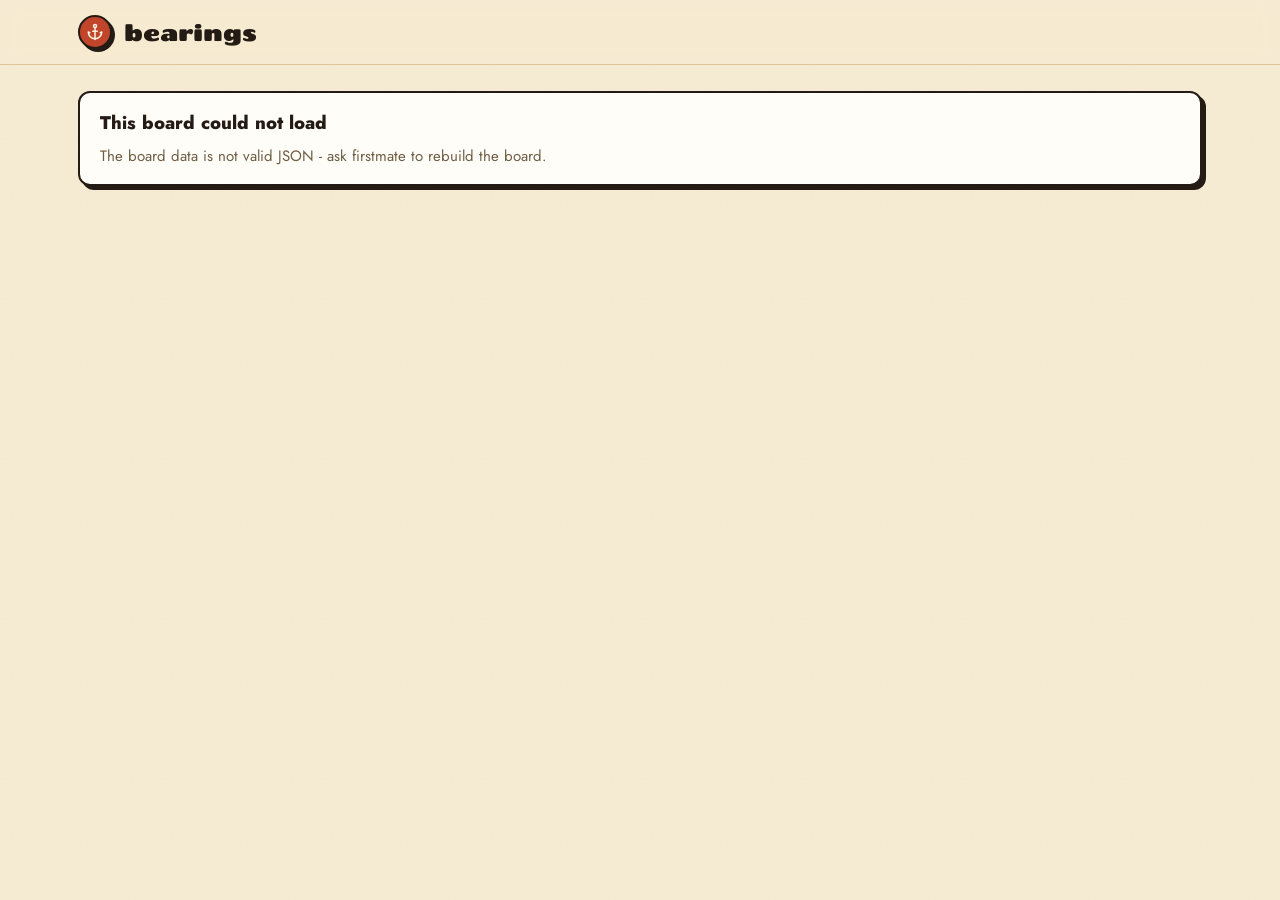
<file: .agents/skills/bearings/assets/board-template.html>
<!doctype html>
<html lang="en">
<head>
<meta charset="utf-8" />
<meta name="viewport" content="width=device-width, initial-scale=1" />
<title>Bearings - fleet board</title>
<style>
/* ============================================================
   Bearings board - Firstmate Design System, inlined for portability.
   Tokens copied verbatim from myfirstmate priv/static/assets/app.css
   (the compiled adoption of .agents/skills/firstmate-design).
   ============================================================ */
@import url("https://fonts.googleapis.com/css2?family=Chango&family=Jost:wght@400;500;600;700;800;900&family=JetBrains+Mono:wght@400;500;600;700&display=swap");

:root {
  --rust-700: #8f2f17; --rust-600: #a93a1f; --rust-500: #c0452a;
  --rust-400: #d35f3f; --rust-300: #e08365; --rust-100: #f4d8c9; --rust-050: #fbece3;
  --navy-700: #1a2238; --navy-600: #222c49; --navy-500: #2a3656;
  --navy-300: #6c7796; --navy-100: #d9deea;
  --gold-600: #b5791c; --gold-500: #e0a52e; --gold-300: #f0d38c; --gold-100: #f8ecc9;
  --ocean-600: #2f6688; --ocean-500: #3c7ea6; --ocean-200: #b6d4e2; --ocean-050: #e8f1f5;
  --sea-700: #234e3a; --sea-500: #2f6b4f; --sea-200: #b9d4c5; --sea-050: #e9f2ec;
  --paper-000: #fbf4e2; --paper-100: #f6ecd3; --paper-200: #f0e3c4; --paper-300: #e7d6ae;
  --cream-line: #ddc89c;
  --ink-900: #241c14; --ink-700: #3f3224; --ink-500: #6f5e46; --ink-300: #9c8a6c;
  --white: #fffdf7;
  --bg-page: var(--paper-100);
  --surface-card: var(--white);
  --surface-card-warm: var(--paper-000);
  --text-strong: var(--ink-900); --text-body: var(--ink-700);
  --text-muted: var(--ink-500); --text-faint: var(--ink-300);
  --border-default: var(--cream-line); --border-soft: var(--paper-300);
  --status-online: var(--sea-500); --status-online-soft: var(--sea-050);
  --status-warn: var(--gold-600); --status-warn-soft: var(--gold-100);
  --status-danger: var(--rust-600); --status-danger-soft: var(--rust-050);
  --status-info: var(--ocean-500); --status-info-soft: var(--ocean-050);
  --font-display: "Chango", "Cooper Black", Rockwell, Georgia, serif;
  --font-sans: "Jost", ui-sans-serif, system-ui, -apple-system, "Segoe UI", Roboto, Helvetica, Arial, sans-serif;
  --font-mono: "JetBrains Mono", ui-monospace, "SF Mono", Menlo, Consolas, monospace;
  --fs-h3: 1.4rem; --fs-h4: 1.15rem; --fs-base: 1rem; --fs-sm: 0.9375rem;
  --fs-xs: 0.8125rem; --fs-2xs: 0.6875rem;
  --ls-caps: 0.16em;
  --radius-xs: 6px; --radius-sm: 9px; --radius-md: 12px; --radius-banner: 7px;
  --radius-lg: 18px; --radius-pill: 999px;
  --shadow-sm: 0 1px 2px rgba(36, 28, 20, 0.06), 0 4px 10px rgba(36, 28, 20, 0.06);
  --shadow-hard: 4px 4px 0 var(--ink-900);
  --shadow-hard-sm: 3px 3px 0 var(--ink-900);
  --texture-paper: url("data:image/svg+xml,%3Csvg xmlns='http://www.w3.org/2000/svg' width='160' height='160'%3E%3Cfilter id='n'%3E%3CfeTurbulence type='fractalNoise' baseFrequency='0.85' numOctaves='2' stitchTiles='stitch'/%3E%3CfeColorMatrix type='saturate' values='0'/%3E%3C/filter%3E%3Crect width='100%25' height='100%25' filter='url(%23n)' opacity='0.045'/%3E%3C/svg%3E");
  --focus-ring: 0 0 0 3px var(--gold-300);
  --container-app: 1180px;
}

* { box-sizing: border-box; }
html, body { margin: 0; padding: 0; }
body {
  font-family: var(--font-sans);
  color: var(--text-body);
  background: var(--bg-page);
  background-image: var(--texture-paper);
  line-height: 1.55;
  -webkit-font-smoothing: antialiased;
}
a { color: inherit; text-decoration: none; }

/* ---- fm-badge (enamel sign-pin), verbatim contract ---- */
.fm-badge {
  display: inline-flex; align-items: center; gap: 6px;
  font-size: var(--fs-2xs); font-weight: 800; line-height: 1;
  padding: 5px 9px 4px; text-transform: uppercase; letter-spacing: 0.07em;
  border-radius: var(--radius-xs); border: 1.5px solid var(--ink-900);
  box-shadow: 2px 2px 0 var(--ink-900); white-space: nowrap;
}
.fm-badge--online  { background: var(--sea-500);  color: var(--paper-000); }
.fm-badge--warn    { background: var(--gold-500); color: var(--navy-700); }
.fm-badge--danger  { background: var(--rust-600); color: var(--paper-000); }
.fm-badge--info    { background: var(--ocean-500); color: var(--paper-000); }
.fm-badge--neutral { background: var(--paper-000); color: var(--ink-900); }
.fm-badge--solid   { background: var(--rust-500); color: var(--paper-000); }

/* ---- fm-btn ---- */
.fm-btn {
  display: inline-flex; align-items: center; justify-content: center; gap: 8px;
  font-family: var(--font-sans); font-weight: 800; line-height: 1; white-space: nowrap;
  border: 2px solid transparent; border-radius: var(--radius-banner); cursor: pointer;
  text-decoration: none; transition: background 120ms, border-color 120ms, transform 120ms, box-shadow 120ms;
}
.fm-btn:focus-visible { outline: none; box-shadow: var(--focus-ring); }
.fm-btn:active { transform: translateY(1px); }
.fm-btn--sm { font-size: var(--fs-xs); padding: 8px 16px; }
.fm-btn--primary { background: var(--rust-500); color: var(--white); border-color: var(--ink-900); box-shadow: var(--shadow-hard-sm); }
.fm-btn--primary:hover { background: var(--rust-600); }
.fm-btn--gold { background: var(--gold-500); color: var(--navy-700); border-color: var(--ink-900); box-shadow: var(--shadow-hard-sm); }
.fm-btn--gold:hover { background: var(--gold-600); color: var(--white); }
.fm-btn[disabled] { opacity: 0.5; cursor: not-allowed; }

/* ---- fm-card ---- */
.fm-card {
  background: var(--surface-card); border: 1px solid var(--border-default);
  border-radius: var(--radius-lg); box-shadow: var(--shadow-sm); overflow: hidden;
}
.fm-card--poster { border: 2px solid var(--ink-900); box-shadow: var(--shadow-hard); border-radius: var(--radius-md); }
.fm-card--warm { background: var(--surface-card-warm); }

/* ---- fm-sign (eyebrow section label) ---- */
.fm-sign {
  display: inline-flex; align-items: center; gap: 8px; font-weight: 800;
  text-transform: uppercase; letter-spacing: var(--ls-caps); font-size: var(--fs-xs);
  line-height: 1; white-space: nowrap;
}
.fm-sign--eyebrow { color: var(--rust-500); }
.fm-sign--muted { color: var(--ink-500); }
.fm-sign svg { width: 14px; height: 14px; }
.fm-ico { width: 1.15em; height: 1.15em; flex: none; vertical-align: -0.18em; }

/* ============================================================
   Board chrome (bb-*) - built on the same tokens
   ============================================================ */
.bb-nav {
  position: sticky; top: 0; z-index: 20;
  background: color-mix(in srgb, var(--paper-100) 86%, transparent);
  backdrop-filter: saturate(150%) blur(10px);
  border-bottom: 1px solid var(--border-default);
}
.bb-nav__inner {
  max-width: var(--container-app); margin: 0 auto; padding: 0 28px; height: 64px;
  display: flex; align-items: center; justify-content: space-between; gap: 16px;
}
.bb-brand { display: inline-flex; align-items: center; gap: 12px; }
.bb-brand__disc {
  display: grid; place-items: center; width: 34px; height: 34px; flex: none;
  border-radius: 999px; background: var(--rust-500); color: var(--paper-000);
  border: 2px solid var(--ink-900); box-shadow: var(--shadow-hard-sm);
}
.bb-brand__disc svg { width: 60%; height: 60%; }
.bb-brand__wm { font-family: var(--font-display); font-size: 23px; color: var(--text-strong); line-height: 1; }
.bb-meta-mono { font-family: var(--font-mono); font-size: var(--fs-xs); color: var(--text-faint); white-space: nowrap; }

.bb-main {
  max-width: var(--container-app); margin: 0 auto;
  padding: 26px 28px 72px; display: flex; flex-direction: column; gap: 22px;
}

/* stat strip */
.bb-stats { display: grid; grid-template-columns: repeat(auto-fit, minmax(150px, 1fr)); gap: 12px; }
.bb-stat {
  display: flex; flex-direction: column; gap: 4px; padding: 14px 16px; min-width: 0;
  background: var(--surface-card-warm); border: 1px solid var(--border-soft); border-radius: var(--radius-md);
}
.bb-stat--call { background: var(--rust-050); border: 2px solid var(--rust-500); }
.bb-stat__num { font-family: var(--font-mono); font-size: var(--fs-h3); font-weight: 600; line-height: 1; color: var(--text-strong); }
.bb-stat--call .bb-stat__num { color: var(--rust-600); }
.bb-stat__label { font-family: var(--font-mono); font-size: var(--fs-2xs); letter-spacing: 0.04em; text-transform: uppercase; color: var(--text-muted); }

.bb-section { display: flex; flex-direction: column; gap: 12px; min-width: 0; }
.bb-section__head { display: flex; align-items: baseline; justify-content: space-between; gap: 12px; }
.bb-cols { display: grid; grid-template-columns: minmax(0,1fr) minmax(0,1fr); gap: 22px; }

/* ---- Captain's Call: one card at a time, dealt off a visible stack ---- */
.bb-callwrap { display: flex; flex-direction: column; gap: 12px; }
/* extra top margin clears the pile edges that poke below the active card */
.bb-stacknav { display: flex; align-items: center; gap: 10px; margin-top: 6px; }
.bb-stacknav__count { flex: 1 1 auto; font-family: var(--font-mono); font-size: var(--fs-xs); color: var(--text-muted); }
.bb-stacknav__btn {
  display: inline-grid; place-items: center; width: 34px; height: 34px; cursor: pointer;
  background: var(--surface-card); color: var(--text-strong);
  border: 1.5px solid var(--border-default); border-radius: var(--radius-sm);
  transition: background 120ms, border-color 120ms;
}
.bb-stacknav__btn:hover { background: var(--paper-100); border-color: var(--ink-500); }
.bb-stacknav__btn:focus-visible { outline: none; box-shadow: var(--focus-ring); }
.bb-stacknav__btn[disabled] { opacity: 0.4; cursor: not-allowed; }
.bb-stacknav__btn svg { width: 16px; height: 16px; }
/* the stack: a squared-up paper pile - solid card faces at slight opposing
   rotations, like dealt cards, not translucent offset rectangles. The pile
   thins as cards are answered: two edges, then one, then none on the last. */
.bb-call { position: relative; display: grid; }
.bb-call::before, .bb-call::after {
  content: ""; position: absolute; inset: 0; z-index: 0;
  background: var(--surface-card); border: 2px solid var(--ink-900);
  border-radius: var(--radius-md); box-shadow: var(--shadow-hard-sm);
}
.bb-call::before { transform: rotate(1.3deg) translate(4px, 5px); }
.bb-call::after  { transform: rotate(-1.1deg) translate(-3px, 9px); }
.bb-call--penult::after { display: none; }
.bb-call--last::before, .bb-call--last::after,
.bb-call--empty::before, .bb-call--empty::after { display: none; }
.bb-call > .bb-decision { grid-area: 1 / 1; z-index: 1; }
.bb-call > .bb-decision[hidden] { display: none; }
.bb-decision { display: flex; flex-direction: column; }
.bb-decision__pad { padding: 18px 20px 16px; display: flex; flex-direction: column; gap: 12px; flex: 1; }
.bb-decision__top { display: flex; align-items: center; justify-content: space-between; gap: 10px; }
.bb-decision__repo { font-family: var(--font-mono); font-size: var(--fs-2xs); color: var(--text-faint); white-space: nowrap; }
.bb-decision__title { margin: 0; font-size: var(--fs-h4); font-weight: 800; color: var(--text-strong); line-height: 1.25; }
.bb-decision__detail { margin: 0; font-size: var(--fs-sm); color: var(--text-muted); line-height: 1.45; }
/* about / decide / recommended - three scannable context rows */
.bb-ctx { display: flex; flex-direction: column; gap: 6px; }
.bb-ctx__row { display: grid; grid-template-columns: 78px minmax(0,1fr); gap: 8px; align-items: baseline; }
.bb-ctx__k { font-family: var(--font-mono); font-size: var(--fs-2xs); letter-spacing: 0.04em;
  text-transform: uppercase; color: var(--text-faint); white-space: nowrap; }
.bb-ctx__v { font-size: var(--fs-sm); color: var(--text-muted); line-height: 1.4; min-width: 0; }
.bb-decision__link { font-family: var(--font-mono); font-size: var(--fs-xs); color: var(--ocean-600); font-weight: 600; overflow: hidden; text-overflow: ellipsis; white-space: nowrap; display: block; }
.bb-decision__link:hover { text-decoration: underline; }
/* One rhythm owner: the answer form is a flex column with the same 12px gap as
   the card pad, and the foot rides margin-top:auto so every Queue answer button
   sits on the same baseline with identical breathing room. */
.bb-decision form { display: flex; flex-direction: column; gap: 12px; flex: 1 1 auto; }
.bb-opts { display: flex; flex-direction: column; gap: 7px; }
.bb-opt {
  display: flex; align-items: flex-start; gap: 10px; padding: 9px 12px; cursor: pointer;
  background: var(--surface-card-warm); border: 1.5px solid var(--border-default);
  border-radius: var(--radius-sm); transition: border-color 120ms, background 120ms;
}
.bb-opt:hover { border-color: var(--ink-300); }
.bb-opt input { accent-color: var(--rust-500); margin-top: 3px; flex: none; }
.bb-opt__body { min-width: 0; flex: 1 1 auto; }
.bb-opt__label { display: block; font-size: var(--fs-sm); font-weight: 700; color: var(--text-strong); line-height: 1.3; }
.bb-opt__hint { display: block; font-size: var(--fs-xs); color: var(--text-muted); line-height: 1.35; margin-top: 1px; }
.bb-opt__rec { flex: none; align-self: center; font-size: var(--fs-2xs); font-weight: 800; text-transform: uppercase;
  letter-spacing: 0.07em; color: var(--navy-700); background: var(--gold-300);
  border: 1px solid var(--gold-600); border-radius: var(--radius-xs); padding: 3px 7px 2px; }
.bb-opt:has(input:checked) { border-color: var(--rust-500); background: var(--rust-050); box-shadow: inset 0 0 0 1px var(--rust-500); }
.bb-decision__foot { display: flex; align-items: center; gap: 10px; margin-top: auto; }
.bb-queued {
  display: none; align-items: center; gap: 6px;
  font-size: var(--fs-2xs); font-weight: 800; text-transform: uppercase; letter-spacing: 0.07em;
  color: var(--sea-700); background: var(--sea-050); border: 1.5px solid var(--sea-200);
  border-radius: var(--radius-xs); padding: 5px 9px 4px;
}
.is-queued .bb-queued { display: inline-flex; }
.bb-limit { display: none; font-size: var(--fs-xs); font-weight: 700; color: var(--status-danger); }
.bb-limit.is-visible { display: inline; }
.bb-freeform { width: 100%; font-family: var(--font-sans); font-size: var(--fs-sm); color: var(--text-strong);
  background: var(--surface-card); border: 1.5px solid var(--border-default); border-radius: var(--radius-sm); padding: 8px 11px; }
.bb-freeform:focus { outline: none; border-color: var(--rust-400); box-shadow: var(--focus-ring); }

/* ---- compact rows (Underway / Landed / Charted) ---- */
.bb-rows { display: flex; flex-direction: column; }
.bb-row {
  display: flex; align-items: center; gap: 12px; padding: 11px 18px;
  border-top: 1px solid var(--border-soft); min-width: 0;
}
.bb-row:first-child { border-top: none; }
.bb-row__main { min-width: 0; flex: 1 1 auto; }
.bb-row__title { font-size: var(--fs-sm); font-weight: 700; color: var(--text-strong); line-height: 1.3;
  overflow: hidden; text-overflow: ellipsis; white-space: nowrap; }
.bb-row__sub { font-size: var(--fs-xs); color: var(--text-muted); line-height: 1.3; margin-top: 1px;
  overflow: hidden; text-overflow: ellipsis; white-space: nowrap; }
.bb-row__id { font-family: var(--font-mono); font-size: var(--fs-2xs); color: var(--text-faint); white-space: nowrap; }
.bb-row__pr { font-family: var(--font-mono); font-size: var(--fs-xs); font-weight: 600; color: var(--ocean-600); white-space: nowrap; }
.bb-row__pr:hover { text-decoration: underline; }
.bb-row__check { width: 26px; height: 26px; border-radius: var(--radius-sm); display: grid; place-items: center; flex: none;
  background: var(--status-online-soft); color: var(--status-online); border: 1.5px solid var(--sea-200); }
.bb-row__check svg { width: 15px; height: 15px; }
.bb-morechip {
  display: inline-flex; align-items: center; gap: 6px; margin: 10px 18px 12px;
  font-size: var(--fs-xs); font-weight: 800; color: var(--text-muted);
  border: 1.5px dashed var(--ink-300); border-radius: var(--radius-pill); padding: 5px 12px; width: fit-content;
}
.bb-empty { padding: 18px; font-size: var(--fs-sm); color: var(--text-muted); }

/* ---- Charted Next dispatch picker ---- */
/* margin:0 kills the UA default checkbox margin so picker rows and spacer rows
   share one text left edge */
.bb-pick { accent-color: var(--rust-500); width: 16px; height: 16px; flex: none; cursor: pointer; margin: 0; }
.bb-pick-spacer { width: 16px; flex: none; }
.bb-dispatch {
  display: flex; align-items: center; gap: 12px; padding: 12px 18px;
  border-top: 1.5px solid var(--border-default); background: var(--paper-100);
}
.bb-dispatch__count { flex: 1 1 auto; font-size: var(--fs-xs); font-weight: 800; color: var(--text-muted);
  text-transform: uppercase; letter-spacing: 0.07em; }

.bb-foot { display: flex; justify-content: flex-end; border-top: 1px solid var(--border-default); padding-top: 14px; }

@media (max-width: 900px) {
  .bb-cols { grid-template-columns: 1fr; }
}
</style>
</head>
<body>

<header class="bb-nav">
  <div class="bb-nav__inner">
    <span class="bb-brand">
      <span class="bb-brand__disc">
        <svg viewBox="0 0 24 24" fill="none" stroke="currentColor" stroke-width="2" stroke-linecap="round" stroke-linejoin="round" aria-hidden="true">
          <path d="M12 6v16"/><path d="m19 13 2-1a9 9 0 0 1-18 0l2 1"/><path d="M9 11h6"/><circle cx="12" cy="4" r="2"/>
        </svg>
      </span>
      <span class="bb-brand__wm">bearings</span>
    </span>
  </div>
</header>

<main class="bb-main">

  <div class="bb-stats" id="bb-stats"></div>

  <div class="bb-cols">
  <section class="bb-section">
    <div class="bb-section__head">
      <span class="fm-sign fm-sign--eyebrow">
        <svg class="fm-ico" viewBox="0 0 24 24" fill="none" stroke="currentColor" stroke-width="2" stroke-linecap="round" stroke-linejoin="round"><path d="M10.268 21a2 2 0 0 0 3.464 0"/><path d="M3.262 15.326A1 1 0 0 0 4 17h16a1 1 0 0 0 .74-1.673C19.41 13.956 18 12.499 18 8A6 6 0 0 0 6 8c0 4.499-1.411 5.956-2.738 7.326"/></svg>
        Captain's Call
      </span>
      <span class="fm-sign fm-sign--muted" id="bb-call-sub"></span>
    </div>
    <div class="bb-callwrap">
      <div class="bb-call" id="bb-call"></div>
      <!-- nav sits under the stack so the active card's top edge aligns with
           the Charted Next card across the row -->
      <div class="bb-stacknav">
        <span class="bb-stacknav__count" id="bb-stack-count">-</span>
        <button type="button" class="bb-stacknav__btn" id="bb-stack-prev" aria-label="Previous card">
          <svg viewBox="0 0 24 24" fill="none" stroke="currentColor" stroke-width="2" stroke-linecap="round" stroke-linejoin="round"><path d="m15 18-6-6 6-6"/></svg>
        </button>
        <button type="button" class="bb-stacknav__btn" id="bb-stack-next" aria-label="Next card">
          <svg viewBox="0 0 24 24" fill="none" stroke="currentColor" stroke-width="2" stroke-linecap="round" stroke-linejoin="round"><path d="m9 18 6-6-6-6"/></svg>
        </button>
      </div>
    </div>
  </section>

  <section class="bb-section">
    <div class="bb-section__head">
      <span class="fm-sign fm-sign--eyebrow">
        <svg class="fm-ico" viewBox="0 0 24 24" fill="none" stroke="currentColor" stroke-width="2" stroke-linecap="round" stroke-linejoin="round"><polyline points="22 12 16 12 14 15 10 15 8 12 2 12"/><path d="M5.45 5.11 2 12v6a2 2 0 0 0 2 2h16a2 2 0 0 0 2-2v-6l-3.45-6.89A2 2 0 0 0 16.76 4H7.24a2 2 0 0 0-1.79 1.11z"/></svg>
        Charted Next
      </span>
      <span class="fm-sign fm-sign--muted" id="bb-charted-sub"></span>
    </div>
    <div class="fm-card fm-card--warm">
      <div class="bb-rows" id="bb-charted"></div>
      <div class="bb-dispatch" id="bb-dispatch" hidden>
        <span class="bb-dispatch__count" id="bb-dispatch-count">nothing picked</span>
        <span class="bb-queued" id="bb-dispatch-queued">
          <svg class="fm-ico" viewBox="0 0 24 24" fill="none" stroke="currentColor" stroke-width="2" stroke-linecap="round" stroke-linejoin="round"><path d="M20 6 9 17l-5-5"/></svg>
          queued
        </span>
        <button type="button" class="fm-btn fm-btn--sm fm-btn--gold" id="bb-dispatch-btn">Queue dispatch order</button>
      </div>
    </div>
  </section>
  </div>

  <div class="bb-cols">
    <section class="bb-section">
      <div class="bb-section__head">
        <span class="fm-sign fm-sign--eyebrow">
          <svg class="fm-ico" viewBox="0 0 24 24" fill="none" stroke="currentColor" stroke-width="2" stroke-linecap="round" stroke-linejoin="round"><path d="M12 10.189V14"/><path d="M12 2v3"/><path d="M19 13V7a2 2 0 0 0-2-2H7a2 2 0 0 0-2 2v6"/><path d="M19.38 20A11.6 11.6 0 0 0 21 14l-8.188-3.639a2 2 0 0 0-1.624 0L3 14a11.6 11.6 0 0 0 2.81 7.76"/><path d="M2 21c.6.5 1.2 1 2.5 1 2.5 0 2.5-2 5-2 1.3 0 1.9.5 2.5 1s1.2 1 2.5 1c2.5 0 2.5-2 5-2 1.3 0 1.9.5 2.5 1"/></svg>
          Underway
        </span>
      </div>
      <div class="fm-card"><div class="bb-rows" id="bb-underway"></div></div>
    </section>

    <section class="bb-section">
      <div class="bb-section__head">
        <span class="fm-sign fm-sign--eyebrow">
          <svg class="fm-ico" viewBox="0 0 24 24" fill="none" stroke="currentColor" stroke-width="2" stroke-linecap="round" stroke-linejoin="round"><path d="M21.801 10A10 10 0 1 1 17 3.335"/><path d="m9 11 3 3L22 4"/></svg>
          Recently Landed
        </span>
      </div>
      <div class="fm-card"><div class="bb-rows" id="bb-landed"></div></div>
    </section>
  </div>

  <footer class="bb-foot">
    <span class="bb-meta-mono" id="bb-provenance">-</span>
  </footer>

</main>

<!-- ONE SLOT. bin/fm-bearings-board.sh build injects the fresh
     fm-bearings-board.v1 payload in place of the placeholder below; everything
     above and below is the shipped template and is never regenerated per run. -->
<script id="bearings-data" type="application/json">
__FM_BEARINGS_BOARD_DATA__
</script>

<script>
(function () {
  "use strict";

  /* Fail closed: a board with unreadable or wrong-schema data says so plainly
     instead of rendering an empty page that looks like an empty fleet. */
  function renderBoardError(msg) {
    var main = document.querySelector(".bb-main");
    main.innerHTML = "";
    var card = document.createElement("div");
    card.className = "fm-card fm-card--poster bb-decision";
    var pad = document.createElement("div");
    pad.className = "bb-decision__pad";
    var h = document.createElement("h3");
    h.className = "bb-decision__title";
    h.textContent = "This board could not load";
    var d = document.createElement("p");
    d.className = "bb-decision__detail";
    d.textContent = msg + " - ask firstmate to rebuild the board.";
    pad.appendChild(h);
    pad.appendChild(d);
    card.appendChild(pad);
    main.appendChild(card);
  }

  var data;
  try {
    data = JSON.parse(document.getElementById("bearings-data").textContent);
  } catch (e) {
    renderBoardError("The board data is not valid JSON");
    return;
  }
  if (!data || data.schema !== "fm-bearings-board.v1") {
    renderBoardError("Unsupported board data schema: " + (data && data.schema ? data.schema : "(none)"));
    return;
  }
  var fleetLists = [data.captains_call, data.underway, data.landed, data.charted];
  var callItemsValid = Array.isArray(data.captains_call) && data.captains_call.every(function (item) {
    return item && typeof item === "object" &&
      typeof item.key === "string" && item.key.length > 0 &&
      typeof item.type === "string" && item.type.length > 0 &&
      typeof item.title === "string" && item.title.length > 0 &&
      Array.isArray(item.options);
  });
  if (!fleetLists.every(Array.isArray) || !callItemsValid) {
    renderBoardError("The board data does not have the required structure");
    return;
  }

  try {
  function el(tag, cls, text) {
    var n = document.createElement(tag);
    if (cls) n.className = cls;
    if (text != null) n.textContent = text;
    return n;
  }
  function badge(tone, text) { return el("span", "fm-badge fm-badge--" + tone, text); }
  /* Warnings ride the charted feed for layout only; they are alarms, not work,
     so every count of queued work excludes them. */
  function isWarning(t) { return t && t.kind === "warning"; }
  function chartedQueued(rows) { return (rows || []).filter(function (t) { return !isWarning(t); }); }
  /* Charted Next reads newest filed first, so the most recently filed upcoming
     work is at the top. ISO filed dates compare as text; a row with no
     comparable date keeps its payload order after every dated row. */
  function chartedOrder(rows) {
    var dated = [], undated = [];
    (rows || []).forEach(function (t) {
      if (t && typeof t.filed === "string" && t.filed) dated.push(t); else undated.push(t);
    });
    dated.sort(function (a, b) { return a.filed < b.filed ? 1 : (a.filed > b.filed ? -1 : 0); });
    return dated.concat(undated);
  }
  var chartedMoreQueued = data.charted_more || 0;
  var chartedMoreWarnings = data.charted_warning_more || 0;
  function utf8ByteLength(text) { return new TextEncoder().encode(text).length; }
  var CHECK_SVG = '<svg class="fm-ico" viewBox="0 0 24 24" fill="none" stroke="currentColor" stroke-width="2" stroke-linecap="round" stroke-linejoin="round"><path d="M20 6 9 17l-5-5"/></svg>';

  document.getElementById("bb-provenance").textContent = data.schema + " · " + data.generated;

  /* stat strip */
  var callTotal = data.captains_call.length;
  var stats = [
    { n: callTotal, l: "need you", call: true },
    { n: data.underway.length, l: "underway" },
    { n: data.landed.length, l: "landed recently" },
    { n: chartedQueued(data.charted).length + chartedMoreQueued, l: "charted next" }
  ];
  var strip = document.getElementById("bb-stats");
  stats.forEach(function (s) {
    var t = el("div", "bb-stat" + (s.call ? " bb-stat--call" : ""));
    t.appendChild(el("span", "bb-stat__num", String(s.n)));
    t.appendChild(el("span", "bb-stat__label", s.l));
    strip.appendChild(t);
  });
  document.getElementById("bb-call-sub").textContent =
    callTotal ? callTotal + " item" + (callTotal === 1 ? "" : "s") + " wait on you, captain" : "nothing needs you, captain";

  /* Captain's Call deck: every item renders as the same full card */
  var deck = document.getElementById("bb-call");
  function ctxRow(k, v, rec) {
    var row = el("div", "bb-ctx__row" + (rec ? " bb-ctx__row--rec" : ""));
    row.appendChild(el("span", "bb-ctx__k", k));
    row.appendChild(el("span", "bb-ctx__v", v));
    return row;
  }

  data.captains_call.forEach(function (item) {
    var card = el("div", "fm-card fm-card--poster bb-decision");
    var pad = el("div", "bb-decision__pad");

    var top = el("div", "bb-decision__top");
    if (item.type === "merge") {
      top.appendChild(badge("online", "checks green"));
      top.appendChild(badge(item.risk === "low" ? "neutral" : "warn", "risk " + item.risk));
    } else {
      top.appendChild(badge("solid", "decision"));
      top.appendChild(el("span", "bb-decision__repo", item.repo));
    }
    pad.appendChild(top);

    pad.appendChild(el("h3", "bb-decision__title", item.title));

    if (item.type === "merge") {
      if (item.detail) pad.appendChild(el("p", "bb-decision__detail", item.detail));
      if (item.pr_url) {
        var pr = el("a", "bb-decision__link", item.pr_url);
        pr.href = item.pr_url; pr.target = "_blank"; pr.rel = "noopener";
        pad.appendChild(pr);
      }
    } else {
      /* the rec marker on the option itself carries the recommendation */
      var ctx = el("div", "bb-ctx");
      if (item.about) ctx.appendChild(ctxRow("about", item.about));
      if (item.decide) ctx.appendChild(ctxRow("decide", item.decide));
      pad.appendChild(ctx);
    }

    var form = document.createElement("form");
    form.setAttribute("data-lavish-question", item.key);
    var opts = el("div", "bb-opts");
    item.options.forEach(function (o) {
      var lab = el("label", "bb-opt");
      var input = document.createElement("input");
      input.type = "radio"; input.name = "answer"; input.value = o.value;
      lab.appendChild(input);
      var body = el("span", "bb-opt__body");
      body.appendChild(el("span", "bb-opt__label", o.label));
      if (o.hint) body.appendChild(el("span", "bb-opt__hint", o.hint));
      lab.appendChild(body);
      if (item.recommend_value && o.value === item.recommend_value) {
        lab.appendChild(el("span", "bb-opt__rec", "rec"));
      }
      opts.appendChild(lab);
    });
    form.appendChild(opts);

    if (item.allow_freeform) {
      var ff = document.createElement("input");
      ff.type = "text"; ff.name = "note"; ff.className = "bb-freeform";
      ff.placeholder = item.freeform_hint || "or answer in your own words…";
      form.appendChild(ff);
    }

    var foot = el("div", "bb-decision__foot");
    var btn = el("button", "fm-btn fm-btn--sm " + (item.type === "merge" ? "fm-btn--gold" : "fm-btn--primary"), "Queue answer");
    btn.type = "submit";
    foot.appendChild(btn);
    var q = el("span", "bb-queued");
    q.innerHTML = CHECK_SVG + " queued";
    foot.appendChild(q);
    var answerLimit = el("span", "bb-limit");
    answerLimit.setAttribute("role", "alert");
    foot.appendChild(answerLimit);
    form.appendChild(foot);

    form.addEventListener("submit", function (ev) {
      ev.preventDefault();
      answerLimit.classList.remove("is-visible");
      var fd = new FormData(form);
      var value = fd.get("answer");
      var note = (fd.get("note") || "").trim();
      var displayAnswer = value ? (note ? value + " - " + note : value) : note;
      if (!displayAnswer) return;
      if (utf8ByteLength(displayAnswer) > 512) {
        answerLimit.textContent = "Answer is too long to queue (512 bytes maximum).";
        answerLimit.classList.add("is-visible");
        return;
      }
      if (window.lavish && window.lavish.queuePrompt) {
        /* The versioned context keeps the selected option separate from its
           note, while close carries the composer-declared completion mode. */
        var ctxData = {
          schema: "fm-bearings-answer.v1",
          question: item.key,
          selection: value || "",
          note: note
        };
        if (item.close) ctxData.close = item.close;
        window.lavish.queuePrompt(
          "Captain's Call answer - " + item.title + ": " + displayAnswer,
          { tag: "choice", text: item.title + " -> " + displayAnswer, element: form,
            data: ctxData }
        );
      }
      card.classList.add("is-queued");
      /* deal the next card once this one is answered */
      setTimeout(function () { showCard(active < cards.length - 1 ? active + 1 : active); }, 450);
    });

    pad.appendChild(form);
    card.appendChild(pad);
    deck.appendChild(card);
  });

  /* stack navigation: one card at a time, dealt off the pile */
  var cards = Array.prototype.slice.call(deck.children);
  var active = 0;
  var stackCount = document.getElementById("bb-stack-count");
  var stackPrev = document.getElementById("bb-stack-prev");
  var stackNext = document.getElementById("bb-stack-next");
  var stackNav = stackCount.parentNode;
  function showCard(i) {
    active = Math.max(0, Math.min(cards.length - 1, i));
    cards.forEach(function (c, j) { c.hidden = j !== active; });
    var answered = deck.querySelectorAll(".is-queued").length;
    stackCount.textContent = "card " + (active + 1) + " of " + cards.length +
      (answered ? " · " + answered + " answered" : "");
    stackPrev.disabled = active === 0;
    stackNext.disabled = active === cards.length - 1;
    /* the pile thins as the deal approaches the bottom */
    deck.classList.toggle("bb-call--penult", active === cards.length - 2);
    deck.classList.toggle("bb-call--last", active === cards.length - 1);
  }
  if (cards.length) {
    stackPrev.addEventListener("click", function () { showCard(active - 1); });
    stackNext.addEventListener("click", function () { showCard(active + 1); });
    showCard(0);
  } else {
    deck.classList.add("bb-call--empty");
    deck.appendChild(el("div", "bb-empty", "Nothing needs your action right now."));
    stackNav.hidden = true;
  }

  /* Underway */
  var uw = document.getElementById("bb-underway");
  if (!data.underway.length) uw.appendChild(el("div", "bb-empty", "Nothing is underway."));
  data.underway.forEach(function (t) {
    var row = el("div", "bb-row");
    row.appendChild(badge(t.state === "working" ? "online" : "info", t.state));
    var main = el("div", "bb-row__main");
    /* the snapshot's durable name-or-id label leads the row so a scan says
       WHICH task this is; the run status keeps its place on the second line */
    main.appendChild(el("div", "bb-row__title", t.name));
    /* captain-facing rows name the repo; the internal task id shows only when
       no repo is known */
    main.appendChild(el("div", "bb-row__sub",
      t.doing + " · " + t.kind + " · " + (t.repo || t.id)));
    row.appendChild(main);
    uw.appendChild(row);
  });

  /* Landed */
  var ld = document.getElementById("bb-landed");
  if (!data.landed.length) ld.appendChild(el("div", "bb-empty", "No recent completions are in the current baseline."));
  data.landed.forEach(function (t) {
    var row = el("div", "bb-row");
    var chk = el("span", "bb-row__check");
    chk.innerHTML = '<svg viewBox="0 0 24 24" fill="none" stroke="currentColor" stroke-width="2" stroke-linecap="round" stroke-linejoin="round"><path d="M20 6 9 17l-5-5"/></svg>';
    row.appendChild(chk);
    var main = el("div", "bb-row__main");
    main.appendChild(el("div", "bb-row__title", t.what));
    main.appendChild(el("div", "bb-row__sub", (t.repo || t.id) + " · " + t.owner));
    row.appendChild(main);
    if (t.pr_url) {
      var a = el("a", "bb-row__pr", "#" + t.pr_url.split("/").pop());
      a.href = t.pr_url; a.title = t.pr_url; a.target = "_blank"; a.rel = "noopener";
      row.appendChild(a);
    }
    ld.appendChild(row);
  });

  /* Charted Next + dispatch picker */
  var ch = document.getElementById("bb-charted");
  var bar = document.getElementById("bb-dispatch");
  var barCount = document.getElementById("bb-dispatch-count");
  var barBtn = document.getElementById("bb-dispatch-btn");
  var anyPickable = false;

  function pickedIds() {
    return Array.prototype.map.call(ch.querySelectorAll(".bb-pick:checked"), function (c) { return c.value; });
  }
  function refreshBar(limitMessage) {
    var n = pickedIds().length;
    barCount.textContent = limitMessage || (n ? n + " picked for dispatch" : "pick queued work to dispatch");
    barBtn.disabled = !n;
  }

  if (!chartedQueued(data.charted).length && !chartedMoreQueued) {
    ch.appendChild(el("div", "bb-empty", "Nothing is queued."));
  }
  chartedOrder(data.charted).forEach(function (t) {
    var row = el("div", "bb-row");
    if (t.dispatchable && !isWarning(t)) {
      anyPickable = true;
      var pick = document.createElement("input");
      pick.type = "checkbox"; pick.className = "bb-pick"; pick.value = t.id;
      pick.setAttribute("aria-label", "Pick " + t.id + " for dispatch");
      pick.addEventListener("change", function () {
        if (pick.checked && utf8ByteLength(pickedIds().join(",")) > 512) {
          pick.checked = false;
          refreshBar("Selection limit reached (512 bytes maximum). ");
          return;
        }
        refreshBar();
      });
      row.appendChild(pick);
    } else {
      row.appendChild(el("span", "bb-pick-spacer"));
    }
    var main = el("div", "bb-row__main");
    main.appendChild(el("div", "bb-row__title", t.title));
    /* second line keeps the title uncrowded in the half-width column */
    var chSub = t.repo || t.id;
    main.appendChild(el("div", "bb-row__sub", t.reason ? t.reason + " · " + chSub : chSub));
    row.appendChild(main);
    if (isWarning(t)) row.appendChild(badge("danger", "needs repair"));
    else if (t.reason) row.appendChild(badge("warn", "waiting"));
    ch.appendChild(row);
  });
  var chartedShown = chartedQueued(data.charted).length;
  var chartedTotal = chartedShown + chartedMoreQueued;
  document.getElementById("bb-charted-sub").textContent =
    chartedMoreQueued ? "showing " + chartedShown + " of " + chartedTotal : "";
  if (chartedMoreQueued) {
    ch.appendChild(el("span", "bb-morechip", "+" + chartedMoreQueued + " more queued - ask firstmate for the full chart"));
  }
  if (chartedMoreWarnings) {
    ch.appendChild(el("span", "bb-morechip", "+" + chartedMoreWarnings + " more repair warning" + (chartedMoreWarnings === 1 ? "" : "s") + " - ask firstmate for the full chart"));
  }

  if (anyPickable) {
    bar.hidden = false;
    refreshBar();
    barBtn.addEventListener("click", function () {
      var ids = pickedIds();
      var dispatchAnswer = ids.join(",");
      if (!ids.length) return;
      if (utf8ByteLength(dispatchAnswer) > 512) {
        refreshBar("Selection is too long to queue (512 bytes maximum). ");
        return;
      }
      if (window.lavish && window.lavish.queuePrompt) {
        window.lavish.queuePrompt(
          "Dispatch order - start this queued work now: " + ids.join(", "),
          { tag: "choice", text: "Dispatch: " + ids.join(", "), element: bar,
            queueKey: "dispatch.charted",
            data: { question: "dispatch.charted", answer: dispatchAnswer } }
        );
      }
      bar.classList.add("is-queued");
    });
  }
  } catch (e) {
    renderBoardError("The board data could not be rendered");
  }
})();
</script>
</body>
</html>
</file>
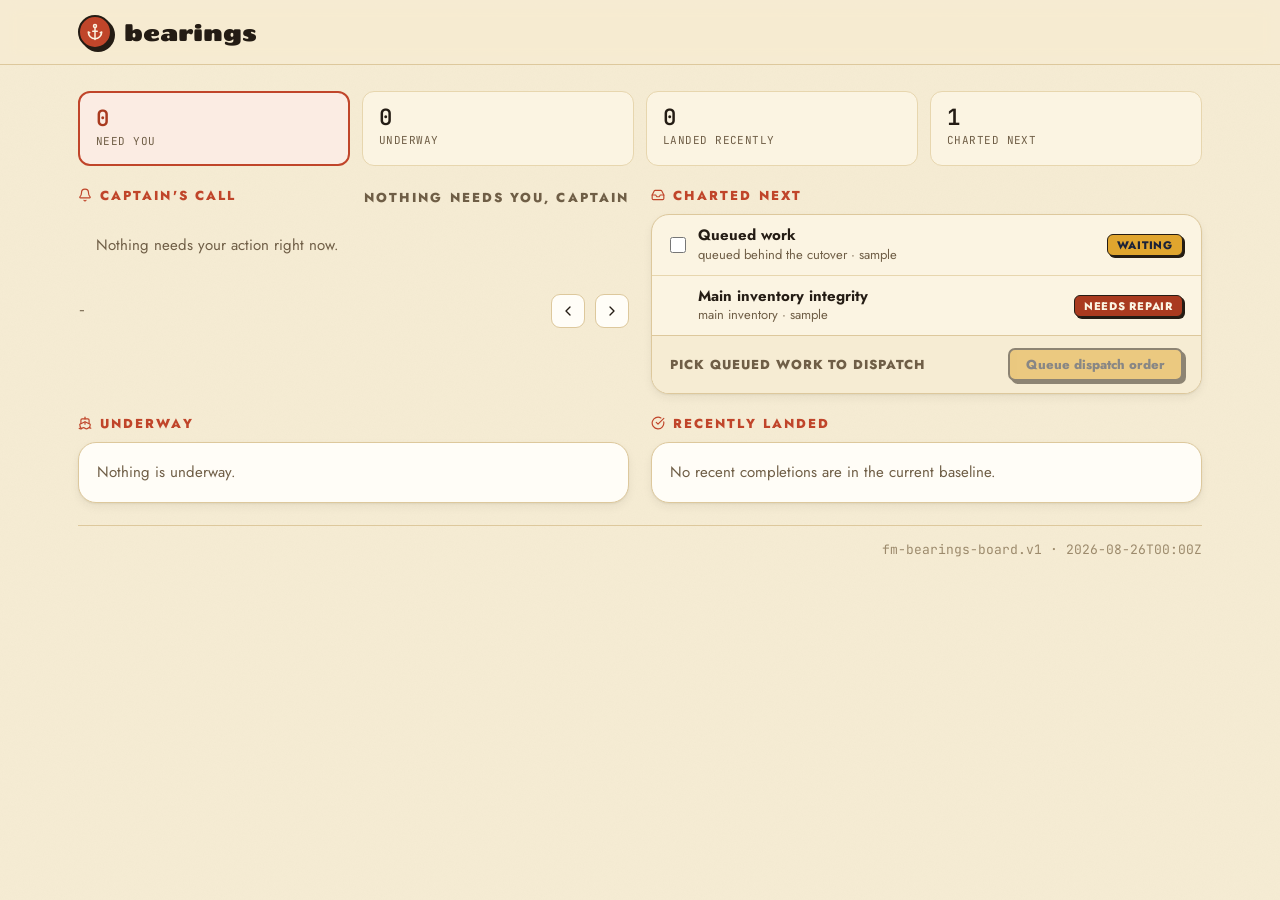
<file: .no-mistakes/evidence/fm/firstmate-upstream-merge-20261021/bearings-board.html>
<!doctype html>
<html lang="en">
<head>
<meta charset="utf-8" />
<meta name="viewport" content="width=device-width, initial-scale=1" />
<title>Bearings - fleet board</title>
<style>
/* ============================================================
   Bearings board - Firstmate Design System, inlined for portability.
   Tokens copied verbatim from myfirstmate priv/static/assets/app.css
   (the compiled adoption of .agents/skills/firstmate-design).
   ============================================================ */
@import url("https://fonts.googleapis.com/css2?family=Chango&family=Jost:wght@400;500;600;700;800;900&family=JetBrains+Mono:wght@400;500;600;700&display=swap");

:root {
  --rust-700: #8f2f17; --rust-600: #a93a1f; --rust-500: #c0452a;
  --rust-400: #d35f3f; --rust-300: #e08365; --rust-100: #f4d8c9; --rust-050: #fbece3;
  --navy-700: #1a2238; --navy-600: #222c49; --navy-500: #2a3656;
  --navy-300: #6c7796; --navy-100: #d9deea;
  --gold-600: #b5791c; --gold-500: #e0a52e; --gold-300: #f0d38c; --gold-100: #f8ecc9;
  --ocean-600: #2f6688; --ocean-500: #3c7ea6; --ocean-200: #b6d4e2; --ocean-050: #e8f1f5;
  --sea-700: #234e3a; --sea-500: #2f6b4f; --sea-200: #b9d4c5; --sea-050: #e9f2ec;
  --paper-000: #fbf4e2; --paper-100: #f6ecd3; --paper-200: #f0e3c4; --paper-300: #e7d6ae;
  --cream-line: #ddc89c;
  --ink-900: #241c14; --ink-700: #3f3224; --ink-500: #6f5e46; --ink-300: #9c8a6c;
  --white: #fffdf7;
  --bg-page: var(--paper-100);
  --surface-card: var(--white);
  --surface-card-warm: var(--paper-000);
  --text-strong: var(--ink-900); --text-body: var(--ink-700);
  --text-muted: var(--ink-500); --text-faint: var(--ink-300);
  --border-default: var(--cream-line); --border-soft: var(--paper-300);
  --status-online: var(--sea-500); --status-online-soft: var(--sea-050);
  --status-warn: var(--gold-600); --status-warn-soft: var(--gold-100);
  --status-danger: var(--rust-600); --status-danger-soft: var(--rust-050);
  --status-info: var(--ocean-500); --status-info-soft: var(--ocean-050);
  --font-display: "Chango", "Cooper Black", Rockwell, Georgia, serif;
  --font-sans: "Jost", ui-sans-serif, system-ui, -apple-system, "Segoe UI", Roboto, Helvetica, Arial, sans-serif;
  --font-mono: "JetBrains Mono", ui-monospace, "SF Mono", Menlo, Consolas, monospace;
  --fs-h3: 1.4rem; --fs-h4: 1.15rem; --fs-base: 1rem; --fs-sm: 0.9375rem;
  --fs-xs: 0.8125rem; --fs-2xs: 0.6875rem;
  --ls-caps: 0.16em;
  --radius-xs: 6px; --radius-sm: 9px; --radius-md: 12px; --radius-banner: 7px;
  --radius-lg: 18px; --radius-pill: 999px;
  --shadow-sm: 0 1px 2px rgba(36, 28, 20, 0.06), 0 4px 10px rgba(36, 28, 20, 0.06);
  --shadow-hard: 4px 4px 0 var(--ink-900);
  --shadow-hard-sm: 3px 3px 0 var(--ink-900);
  --texture-paper: url("data:image/svg+xml,%3Csvg xmlns='http://www.w3.org/2000/svg' width='160' height='160'%3E%3Cfilter id='n'%3E%3CfeTurbulence type='fractalNoise' baseFrequency='0.85' numOctaves='2' stitchTiles='stitch'/%3E%3CfeColorMatrix type='saturate' values='0'/%3E%3C/filter%3E%3Crect width='100%25' height='100%25' filter='url(%23n)' opacity='0.045'/%3E%3C/svg%3E");
  --focus-ring: 0 0 0 3px var(--gold-300);
  --container-app: 1180px;
}

* { box-sizing: border-box; }
html, body { margin: 0; padding: 0; }
body {
  font-family: var(--font-sans);
  color: var(--text-body);
  background: var(--bg-page);
  background-image: var(--texture-paper);
  line-height: 1.55;
  -webkit-font-smoothing: antialiased;
}
a { color: inherit; text-decoration: none; }

/* ---- fm-badge (enamel sign-pin), verbatim contract ---- */
.fm-badge {
  display: inline-flex; align-items: center; gap: 6px;
  font-size: var(--fs-2xs); font-weight: 800; line-height: 1;
  padding: 5px 9px 4px; text-transform: uppercase; letter-spacing: 0.07em;
  border-radius: var(--radius-xs); border: 1.5px solid var(--ink-900);
  box-shadow: 2px 2px 0 var(--ink-900); white-space: nowrap;
}
.fm-badge--online  { background: var(--sea-500);  color: var(--paper-000); }
.fm-badge--warn    { background: var(--gold-500); color: var(--navy-700); }
.fm-badge--danger  { background: var(--rust-600); color: var(--paper-000); }
.fm-badge--info    { background: var(--ocean-500); color: var(--paper-000); }
.fm-badge--neutral { background: var(--paper-000); color: var(--ink-900); }
.fm-badge--solid   { background: var(--rust-500); color: var(--paper-000); }

/* ---- fm-btn ---- */
.fm-btn {
  display: inline-flex; align-items: center; justify-content: center; gap: 8px;
  font-family: var(--font-sans); font-weight: 800; line-height: 1; white-space: nowrap;
  border: 2px solid transparent; border-radius: var(--radius-banner); cursor: pointer;
  text-decoration: none; transition: background 120ms, border-color 120ms, transform 120ms, box-shadow 120ms;
}
.fm-btn:focus-visible { outline: none; box-shadow: var(--focus-ring); }
.fm-btn:active { transform: translateY(1px); }
.fm-btn--sm { font-size: var(--fs-xs); padding: 8px 16px; }
.fm-btn--primary { background: var(--rust-500); color: var(--white); border-color: var(--ink-900); box-shadow: var(--shadow-hard-sm); }
.fm-btn--primary:hover { background: var(--rust-600); }
.fm-btn--gold { background: var(--gold-500); color: var(--navy-700); border-color: var(--ink-900); box-shadow: var(--shadow-hard-sm); }
.fm-btn--gold:hover { background: var(--gold-600); color: var(--white); }
.fm-btn[disabled] { opacity: 0.5; cursor: not-allowed; }

/* ---- fm-card ---- */
.fm-card {
  background: var(--surface-card); border: 1px solid var(--border-default);
  border-radius: var(--radius-lg); box-shadow: var(--shadow-sm); overflow: hidden;
}
.fm-card--poster { border: 2px solid var(--ink-900); box-shadow: var(--shadow-hard); border-radius: var(--radius-md); }
.fm-card--warm { background: var(--surface-card-warm); }

/* ---- fm-sign (eyebrow section label) ---- */
.fm-sign {
  display: inline-flex; align-items: center; gap: 8px; font-weight: 800;
  text-transform: uppercase; letter-spacing: var(--ls-caps); font-size: var(--fs-xs);
  line-height: 1; white-space: nowrap;
}
.fm-sign--eyebrow { color: var(--rust-500); }
.fm-sign--muted { color: var(--ink-500); }
.fm-sign svg { width: 14px; height: 14px; }
.fm-ico { width: 1.15em; height: 1.15em; flex: none; vertical-align: -0.18em; }

/* ============================================================
   Board chrome (bb-*) - built on the same tokens
   ============================================================ */
.bb-nav {
  position: sticky; top: 0; z-index: 20;
  background: color-mix(in srgb, var(--paper-100) 86%, transparent);
  backdrop-filter: saturate(150%) blur(10px);
  border-bottom: 1px solid var(--border-default);
}
.bb-nav__inner {
  max-width: var(--container-app); margin: 0 auto; padding: 0 28px; height: 64px;
  display: flex; align-items: center; justify-content: space-between; gap: 16px;
}
.bb-brand { display: inline-flex; align-items: center; gap: 12px; }
.bb-brand__disc {
  display: grid; place-items: center; width: 34px; height: 34px; flex: none;
  border-radius: 999px; background: var(--rust-500); color: var(--paper-000);
  border: 2px solid var(--ink-900); box-shadow: var(--shadow-hard-sm);
}
.bb-brand__disc svg { width: 60%; height: 60%; }
.bb-brand__wm { font-family: var(--font-display); font-size: 23px; color: var(--text-strong); line-height: 1; }
.bb-meta-mono { font-family: var(--font-mono); font-size: var(--fs-xs); color: var(--text-faint); white-space: nowrap; }

.bb-main {
  max-width: var(--container-app); margin: 0 auto;
  padding: 26px 28px 72px; display: flex; flex-direction: column; gap: 22px;
}

/* stat strip */
.bb-stats { display: grid; grid-template-columns: repeat(auto-fit, minmax(150px, 1fr)); gap: 12px; }
.bb-stat {
  display: flex; flex-direction: column; gap: 4px; padding: 14px 16px; min-width: 0;
  background: var(--surface-card-warm); border: 1px solid var(--border-soft); border-radius: var(--radius-md);
}
.bb-stat--call { background: var(--rust-050); border: 2px solid var(--rust-500); }
.bb-stat__num { font-family: var(--font-mono); font-size: var(--fs-h3); font-weight: 600; line-height: 1; color: var(--text-strong); }
.bb-stat--call .bb-stat__num { color: var(--rust-600); }
.bb-stat__label { font-family: var(--font-mono); font-size: var(--fs-2xs); letter-spacing: 0.04em; text-transform: uppercase; color: var(--text-muted); }

.bb-section { display: flex; flex-direction: column; gap: 12px; min-width: 0; }
.bb-section__head { display: flex; align-items: baseline; justify-content: space-between; gap: 12px; }
.bb-cols { display: grid; grid-template-columns: minmax(0,1fr) minmax(0,1fr); gap: 22px; }

/* ---- Captain's Call: one card at a time, dealt off a visible stack ---- */
.bb-callwrap { display: flex; flex-direction: column; gap: 12px; }
/* extra top margin clears the pile edges that poke below the active card */
.bb-stacknav { display: flex; align-items: center; gap: 10px; margin-top: 6px; }
.bb-stacknav__count { flex: 1 1 auto; font-family: var(--font-mono); font-size: var(--fs-xs); color: var(--text-muted); }
.bb-stacknav__btn {
  display: inline-grid; place-items: center; width: 34px; height: 34px; cursor: pointer;
  background: var(--surface-card); color: var(--text-strong);
  border: 1.5px solid var(--border-default); border-radius: var(--radius-sm);
  transition: background 120ms, border-color 120ms;
}
.bb-stacknav__btn:hover { background: var(--paper-100); border-color: var(--ink-500); }
.bb-stacknav__btn:focus-visible { outline: none; box-shadow: var(--focus-ring); }
.bb-stacknav__btn[disabled] { opacity: 0.4; cursor: not-allowed; }
.bb-stacknav__btn svg { width: 16px; height: 16px; }
/* the stack: a squared-up paper pile - solid card faces at slight opposing
   rotations, like dealt cards, not translucent offset rectangles. The pile
   thins as cards are answered: two edges, then one, then none on the last. */
.bb-call { position: relative; display: grid; }
.bb-call::before, .bb-call::after {
  content: ""; position: absolute; inset: 0; z-index: 0;
  background: var(--surface-card); border: 2px solid var(--ink-900);
  border-radius: var(--radius-md); box-shadow: var(--shadow-hard-sm);
}
.bb-call::before { transform: rotate(1.3deg) translate(4px, 5px); }
.bb-call::after  { transform: rotate(-1.1deg) translate(-3px, 9px); }
.bb-call--penult::after { display: none; }
.bb-call--last::before, .bb-call--last::after,
.bb-call--empty::before, .bb-call--empty::after { display: none; }
.bb-call > .bb-decision { grid-area: 1 / 1; z-index: 1; }
.bb-call > .bb-decision[hidden] { display: none; }
.bb-decision { display: flex; flex-direction: column; }
.bb-decision__pad { padding: 18px 20px 16px; display: flex; flex-direction: column; gap: 12px; flex: 1; }
.bb-decision__top { display: flex; align-items: center; justify-content: space-between; gap: 10px; }
.bb-decision__repo { font-family: var(--font-mono); font-size: var(--fs-2xs); color: var(--text-faint); white-space: nowrap; }
.bb-decision__title { margin: 0; font-size: var(--fs-h4); font-weight: 800; color: var(--text-strong); line-height: 1.25; }
.bb-decision__detail { margin: 0; font-size: var(--fs-sm); color: var(--text-muted); line-height: 1.45; }
/* about / decide / recommended - three scannable context rows */
.bb-ctx { display: flex; flex-direction: column; gap: 6px; }
.bb-ctx__row { display: grid; grid-template-columns: 78px minmax(0,1fr); gap: 8px; align-items: baseline; }
.bb-ctx__k { font-family: var(--font-mono); font-size: var(--fs-2xs); letter-spacing: 0.04em;
  text-transform: uppercase; color: var(--text-faint); white-space: nowrap; }
.bb-ctx__v { font-size: var(--fs-sm); color: var(--text-muted); line-height: 1.4; min-width: 0; }
.bb-decision__link { font-family: var(--font-mono); font-size: var(--fs-xs); color: var(--ocean-600); font-weight: 600; overflow: hidden; text-overflow: ellipsis; white-space: nowrap; display: block; }
.bb-decision__link:hover { text-decoration: underline; }
/* One rhythm owner: the answer form is a flex column with the same 12px gap as
   the card pad, and the foot rides margin-top:auto so every Queue answer button
   sits on the same baseline with identical breathing room. */
.bb-decision form { display: flex; flex-direction: column; gap: 12px; flex: 1 1 auto; }
.bb-opts { display: flex; flex-direction: column; gap: 7px; }
.bb-opt {
  display: flex; align-items: flex-start; gap: 10px; padding: 9px 12px; cursor: pointer;
  background: var(--surface-card-warm); border: 1.5px solid var(--border-default);
  border-radius: var(--radius-sm); transition: border-color 120ms, background 120ms;
}
.bb-opt:hover { border-color: var(--ink-300); }
.bb-opt input { accent-color: var(--rust-500); margin-top: 3px; flex: none; }
.bb-opt__body { min-width: 0; flex: 1 1 auto; }
.bb-opt__label { display: block; font-size: var(--fs-sm); font-weight: 700; color: var(--text-strong); line-height: 1.3; }
.bb-opt__hint { display: block; font-size: var(--fs-xs); color: var(--text-muted); line-height: 1.35; margin-top: 1px; }
.bb-opt__rec { flex: none; align-self: center; font-size: var(--fs-2xs); font-weight: 800; text-transform: uppercase;
  letter-spacing: 0.07em; color: var(--navy-700); background: var(--gold-300);
  border: 1px solid var(--gold-600); border-radius: var(--radius-xs); padding: 3px 7px 2px; }
.bb-opt:has(input:checked) { border-color: var(--rust-500); background: var(--rust-050); box-shadow: inset 0 0 0 1px var(--rust-500); }
.bb-decision__foot { display: flex; align-items: center; gap: 10px; margin-top: auto; }
.bb-queued {
  display: none; align-items: center; gap: 6px;
  font-size: var(--fs-2xs); font-weight: 800; text-transform: uppercase; letter-spacing: 0.07em;
  color: var(--sea-700); background: var(--sea-050); border: 1.5px solid var(--sea-200);
  border-radius: var(--radius-xs); padding: 5px 9px 4px;
}
.is-queued .bb-queued { display: inline-flex; }
.bb-limit { display: none; font-size: var(--fs-xs); font-weight: 700; color: var(--status-danger); }
.bb-limit.is-visible { display: inline; }
.bb-freeform { width: 100%; font-family: var(--font-sans); font-size: var(--fs-sm); color: var(--text-strong);
  background: var(--surface-card); border: 1.5px solid var(--border-default); border-radius: var(--radius-sm); padding: 8px 11px; }
.bb-freeform:focus { outline: none; border-color: var(--rust-400); box-shadow: var(--focus-ring); }

/* ---- compact rows (Underway / Landed / Charted) ---- */
.bb-rows { display: flex; flex-direction: column; }
.bb-row {
  display: flex; align-items: center; gap: 12px; padding: 11px 18px;
  border-top: 1px solid var(--border-soft); min-width: 0;
}
.bb-row:first-child { border-top: none; }
.bb-row__main { min-width: 0; flex: 1 1 auto; }
.bb-row__title { font-size: var(--fs-sm); font-weight: 700; color: var(--text-strong); line-height: 1.3;
  overflow: hidden; text-overflow: ellipsis; white-space: nowrap; }
.bb-row__sub { font-size: var(--fs-xs); color: var(--text-muted); line-height: 1.3; margin-top: 1px;
  overflow: hidden; text-overflow: ellipsis; white-space: nowrap; }
.bb-row__id { font-family: var(--font-mono); font-size: var(--fs-2xs); color: var(--text-faint); white-space: nowrap; }
.bb-row__pr { font-family: var(--font-mono); font-size: var(--fs-xs); font-weight: 600; color: var(--ocean-600); white-space: nowrap; }
.bb-row__pr:hover { text-decoration: underline; }
.bb-row__check { width: 26px; height: 26px; border-radius: var(--radius-sm); display: grid; place-items: center; flex: none;
  background: var(--status-online-soft); color: var(--status-online); border: 1.5px solid var(--sea-200); }
.bb-row__check svg { width: 15px; height: 15px; }
.bb-morechip {
  display: inline-flex; align-items: center; gap: 6px; margin: 10px 18px 12px;
  font-size: var(--fs-xs); font-weight: 800; color: var(--text-muted);
  border: 1.5px dashed var(--ink-300); border-radius: var(--radius-pill); padding: 5px 12px; width: fit-content;
}
.bb-empty { padding: 18px; font-size: var(--fs-sm); color: var(--text-muted); }

/* ---- Charted Next dispatch picker ---- */
/* margin:0 kills the UA default checkbox margin so picker rows and spacer rows
   share one text left edge */
.bb-pick { accent-color: var(--rust-500); width: 16px; height: 16px; flex: none; cursor: pointer; margin: 0; }
.bb-pick-spacer { width: 16px; flex: none; }
.bb-dispatch {
  display: flex; align-items: center; gap: 12px; padding: 12px 18px;
  border-top: 1.5px solid var(--border-default); background: var(--paper-100);
}
.bb-dispatch__count { flex: 1 1 auto; font-size: var(--fs-xs); font-weight: 800; color: var(--text-muted);
  text-transform: uppercase; letter-spacing: 0.07em; }

.bb-foot { display: flex; justify-content: flex-end; border-top: 1px solid var(--border-default); padding-top: 14px; }

@media (max-width: 900px) {
  .bb-cols { grid-template-columns: 1fr; }
}
</style>
</head>
<body>

<header class="bb-nav">
  <div class="bb-nav__inner">
    <span class="bb-brand">
      <span class="bb-brand__disc">
        <svg viewBox="0 0 24 24" fill="none" stroke="currentColor" stroke-width="2" stroke-linecap="round" stroke-linejoin="round" aria-hidden="true">
          <path d="M12 6v16"/><path d="m19 13 2-1a9 9 0 0 1-18 0l2 1"/><path d="M9 11h6"/><circle cx="12" cy="4" r="2"/>
        </svg>
      </span>
      <span class="bb-brand__wm">bearings</span>
    </span>
  </div>
</header>

<main class="bb-main">

  <div class="bb-stats" id="bb-stats"></div>

  <div class="bb-cols">
  <section class="bb-section">
    <div class="bb-section__head">
      <span class="fm-sign fm-sign--eyebrow">
        <svg class="fm-ico" viewBox="0 0 24 24" fill="none" stroke="currentColor" stroke-width="2" stroke-linecap="round" stroke-linejoin="round"><path d="M10.268 21a2 2 0 0 0 3.464 0"/><path d="M3.262 15.326A1 1 0 0 0 4 17h16a1 1 0 0 0 .74-1.673C19.41 13.956 18 12.499 18 8A6 6 0 0 0 6 8c0 4.499-1.411 5.956-2.738 7.326"/></svg>
        Captain's Call
      </span>
      <span class="fm-sign fm-sign--muted" id="bb-call-sub"></span>
    </div>
    <div class="bb-callwrap">
      <div class="bb-call" id="bb-call"></div>
      <!-- nav sits under the stack so the active card's top edge aligns with
           the Charted Next card across the row -->
      <div class="bb-stacknav">
        <span class="bb-stacknav__count" id="bb-stack-count">-</span>
        <button type="button" class="bb-stacknav__btn" id="bb-stack-prev" aria-label="Previous card">
          <svg viewBox="0 0 24 24" fill="none" stroke="currentColor" stroke-width="2" stroke-linecap="round" stroke-linejoin="round"><path d="m15 18-6-6 6-6"/></svg>
        </button>
        <button type="button" class="bb-stacknav__btn" id="bb-stack-next" aria-label="Next card">
          <svg viewBox="0 0 24 24" fill="none" stroke="currentColor" stroke-width="2" stroke-linecap="round" stroke-linejoin="round"><path d="m9 18 6-6-6-6"/></svg>
        </button>
      </div>
    </div>
  </section>

  <section class="bb-section">
    <div class="bb-section__head">
      <span class="fm-sign fm-sign--eyebrow">
        <svg class="fm-ico" viewBox="0 0 24 24" fill="none" stroke="currentColor" stroke-width="2" stroke-linecap="round" stroke-linejoin="round"><polyline points="22 12 16 12 14 15 10 15 8 12 2 12"/><path d="M5.45 5.11 2 12v6a2 2 0 0 0 2 2h16a2 2 0 0 0 2-2v-6l-3.45-6.89A2 2 0 0 0 16.76 4H7.24a2 2 0 0 0-1.79 1.11z"/></svg>
        Charted Next
      </span>
      <span class="fm-sign fm-sign--muted" id="bb-charted-sub"></span>
    </div>
    <div class="fm-card fm-card--warm">
      <div class="bb-rows" id="bb-charted"></div>
      <div class="bb-dispatch" id="bb-dispatch" hidden>
        <span class="bb-dispatch__count" id="bb-dispatch-count">nothing picked</span>
        <span class="bb-queued" id="bb-dispatch-queued">
          <svg class="fm-ico" viewBox="0 0 24 24" fill="none" stroke="currentColor" stroke-width="2" stroke-linecap="round" stroke-linejoin="round"><path d="M20 6 9 17l-5-5"/></svg>
          queued
        </span>
        <button type="button" class="fm-btn fm-btn--sm fm-btn--gold" id="bb-dispatch-btn">Queue dispatch order</button>
      </div>
    </div>
  </section>
  </div>

  <div class="bb-cols">
    <section class="bb-section">
      <div class="bb-section__head">
        <span class="fm-sign fm-sign--eyebrow">
          <svg class="fm-ico" viewBox="0 0 24 24" fill="none" stroke="currentColor" stroke-width="2" stroke-linecap="round" stroke-linejoin="round"><path d="M12 10.189V14"/><path d="M12 2v3"/><path d="M19 13V7a2 2 0 0 0-2-2H7a2 2 0 0 0-2 2v6"/><path d="M19.38 20A11.6 11.6 0 0 0 21 14l-8.188-3.639a2 2 0 0 0-1.624 0L3 14a11.6 11.6 0 0 0 2.81 7.76"/><path d="M2 21c.6.5 1.2 1 2.5 1 2.5 0 2.5-2 5-2 1.3 0 1.9.5 2.5 1s1.2 1 2.5 1c2.5 0 2.5-2 5-2 1.3 0 1.9.5 2.5 1"/></svg>
          Underway
        </span>
      </div>
      <div class="fm-card"><div class="bb-rows" id="bb-underway"></div></div>
    </section>

    <section class="bb-section">
      <div class="bb-section__head">
        <span class="fm-sign fm-sign--eyebrow">
          <svg class="fm-ico" viewBox="0 0 24 24" fill="none" stroke="currentColor" stroke-width="2" stroke-linecap="round" stroke-linejoin="round"><path d="M21.801 10A10 10 0 1 1 17 3.335"/><path d="m9 11 3 3L22 4"/></svg>
          Recently Landed
        </span>
      </div>
      <div class="fm-card"><div class="bb-rows" id="bb-landed"></div></div>
    </section>
  </div>

  <footer class="bb-foot">
    <span class="bb-meta-mono" id="bb-provenance">-</span>
  </footer>

</main>

<!-- ONE SLOT. bin/fm-bearings-board.sh build injects the fresh
     fm-bearings-board.v1 payload in place of the placeholder below; everything
     above and below is the shipped template and is never regenerated per run. -->
<script id="bearings-data" type="application/json">
{"schema":"fm-bearings-board.v1","home":"render-home","generated":"2026-08-26T00:00Z","prs_live":false,"captains_call":[],"underway":[],"landed":[],"charted":[{"id":"real-queued","repo":"sample","title":"Queued work","reason":"queued behind the cutover","dispatchable":true},{"id":"main-inventory","repo":"sample","title":"Main inventory integrity","reason":"main inventory","dispatchable":false,"kind":"warning"}],"charted_more":0,"charted_warning_more":0}
</script>

<script>
(function () {
  "use strict";

  /* Fail closed: a board with unreadable or wrong-schema data says so plainly
     instead of rendering an empty page that looks like an empty fleet. */
  function renderBoardError(msg) {
    var main = document.querySelector(".bb-main");
    main.innerHTML = "";
    var card = document.createElement("div");
    card.className = "fm-card fm-card--poster bb-decision";
    var pad = document.createElement("div");
    pad.className = "bb-decision__pad";
    var h = document.createElement("h3");
    h.className = "bb-decision__title";
    h.textContent = "This board could not load";
    var d = document.createElement("p");
    d.className = "bb-decision__detail";
    d.textContent = msg + " - ask firstmate to rebuild the board.";
    pad.appendChild(h);
    pad.appendChild(d);
    card.appendChild(pad);
    main.appendChild(card);
  }

  var data;
  try {
    data = JSON.parse(document.getElementById("bearings-data").textContent);
  } catch (e) {
    renderBoardError("The board data is not valid JSON");
    return;
  }
  if (!data || data.schema !== "fm-bearings-board.v1") {
    renderBoardError("Unsupported board data schema: " + (data && data.schema ? data.schema : "(none)"));
    return;
  }
  var fleetLists = [data.captains_call, data.underway, data.landed, data.charted];
  var callItemsValid = Array.isArray(data.captains_call) && data.captains_call.every(function (item) {
    return item && typeof item === "object" &&
      typeof item.key === "string" && item.key.length > 0 &&
      typeof item.type === "string" && item.type.length > 0 &&
      typeof item.title === "string" && item.title.length > 0 &&
      Array.isArray(item.options);
  });
  if (!fleetLists.every(Array.isArray) || !callItemsValid) {
    renderBoardError("The board data does not have the required structure");
    return;
  }

  try {
  function el(tag, cls, text) {
    var n = document.createElement(tag);
    if (cls) n.className = cls;
    if (text != null) n.textContent = text;
    return n;
  }
  function badge(tone, text) { return el("span", "fm-badge fm-badge--" + tone, text); }
  /* Warnings ride the charted feed for layout only; they are alarms, not work,
     so every count of queued work excludes them. */
  function isWarning(t) { return t && t.kind === "warning"; }
  function chartedQueued(rows) { return (rows || []).filter(function (t) { return !isWarning(t); }); }
  /* Charted Next reads newest filed first, so the most recently filed upcoming
     work is at the top. ISO filed dates compare as text; a row with no
     comparable date keeps its payload order after every dated row. */
  function chartedOrder(rows) {
    var dated = [], undated = [];
    (rows || []).forEach(function (t) {
      if (t && typeof t.filed === "string" && t.filed) dated.push(t); else undated.push(t);
    });
    dated.sort(function (a, b) { return a.filed < b.filed ? 1 : (a.filed > b.filed ? -1 : 0); });
    return dated.concat(undated);
  }
  var chartedMoreQueued = data.charted_more || 0;
  var chartedMoreWarnings = data.charted_warning_more || 0;
  function utf8ByteLength(text) { return new TextEncoder().encode(text).length; }
  var CHECK_SVG = '<svg class="fm-ico" viewBox="0 0 24 24" fill="none" stroke="currentColor" stroke-width="2" stroke-linecap="round" stroke-linejoin="round"><path d="M20 6 9 17l-5-5"/></svg>';

  document.getElementById("bb-provenance").textContent = data.schema + " · " + data.generated;

  /* stat strip */
  var callTotal = data.captains_call.length;
  var stats = [
    { n: callTotal, l: "need you", call: true },
    { n: data.underway.length, l: "underway" },
    { n: data.landed.length, l: "landed recently" },
    { n: chartedQueued(data.charted).length + chartedMoreQueued, l: "charted next" }
  ];
  var strip = document.getElementById("bb-stats");
  stats.forEach(function (s) {
    var t = el("div", "bb-stat" + (s.call ? " bb-stat--call" : ""));
    t.appendChild(el("span", "bb-stat__num", String(s.n)));
    t.appendChild(el("span", "bb-stat__label", s.l));
    strip.appendChild(t);
  });
  document.getElementById("bb-call-sub").textContent =
    callTotal ? callTotal + " item" + (callTotal === 1 ? "" : "s") + " wait on you, captain" : "nothing needs you, captain";

  /* Captain's Call deck: every item renders as the same full card */
  var deck = document.getElementById("bb-call");
  function ctxRow(k, v, rec) {
    var row = el("div", "bb-ctx__row" + (rec ? " bb-ctx__row--rec" : ""));
    row.appendChild(el("span", "bb-ctx__k", k));
    row.appendChild(el("span", "bb-ctx__v", v));
    return row;
  }

  data.captains_call.forEach(function (item) {
    var card = el("div", "fm-card fm-card--poster bb-decision");
    var pad = el("div", "bb-decision__pad");

    var top = el("div", "bb-decision__top");
    if (item.type === "merge") {
      top.appendChild(badge("online", "checks green"));
      top.appendChild(badge(item.risk === "low" ? "neutral" : "warn", "risk " + item.risk));
    } else {
      top.appendChild(badge("solid", "decision"));
      top.appendChild(el("span", "bb-decision__repo", item.repo));
    }
    pad.appendChild(top);

    pad.appendChild(el("h3", "bb-decision__title", item.title));

    if (item.type === "merge") {
      if (item.detail) pad.appendChild(el("p", "bb-decision__detail", item.detail));
      if (item.pr_url) {
        var pr = el("a", "bb-decision__link", item.pr_url);
        pr.href = item.pr_url; pr.target = "_blank"; pr.rel = "noopener";
        pad.appendChild(pr);
      }
    } else {
      /* the rec marker on the option itself carries the recommendation */
      var ctx = el("div", "bb-ctx");
      if (item.about) ctx.appendChild(ctxRow("about", item.about));
      if (item.decide) ctx.appendChild(ctxRow("decide", item.decide));
      pad.appendChild(ctx);
    }

    var form = document.createElement("form");
    form.setAttribute("data-lavish-question", item.key);
    var opts = el("div", "bb-opts");
    item.options.forEach(function (o) {
      var lab = el("label", "bb-opt");
      var input = document.createElement("input");
      input.type = "radio"; input.name = "answer"; input.value = o.value;
      lab.appendChild(input);
      var body = el("span", "bb-opt__body");
      body.appendChild(el("span", "bb-opt__label", o.label));
      if (o.hint) body.appendChild(el("span", "bb-opt__hint", o.hint));
      lab.appendChild(body);
      if (item.recommend_value && o.value === item.recommend_value) {
        lab.appendChild(el("span", "bb-opt__rec", "rec"));
      }
      opts.appendChild(lab);
    });
    form.appendChild(opts);

    if (item.allow_freeform) {
      var ff = document.createElement("input");
      ff.type = "text"; ff.name = "note"; ff.className = "bb-freeform";
      ff.placeholder = item.freeform_hint || "or answer in your own words…";
      form.appendChild(ff);
    }

    var foot = el("div", "bb-decision__foot");
    var btn = el("button", "fm-btn fm-btn--sm " + (item.type === "merge" ? "fm-btn--gold" : "fm-btn--primary"), "Queue answer");
    btn.type = "submit";
    foot.appendChild(btn);
    var q = el("span", "bb-queued");
    q.innerHTML = CHECK_SVG + " queued";
    foot.appendChild(q);
    var answerLimit = el("span", "bb-limit");
    answerLimit.setAttribute("role", "alert");
    foot.appendChild(answerLimit);
    form.appendChild(foot);

    form.addEventListener("submit", function (ev) {
      ev.preventDefault();
      answerLimit.classList.remove("is-visible");
      var fd = new FormData(form);
      var value = fd.get("answer");
      var note = (fd.get("note") || "").trim();
      var displayAnswer = value ? (note ? value + " - " + note : value) : note;
      if (!displayAnswer) return;
      if (utf8ByteLength(displayAnswer) > 512) {
        answerLimit.textContent = "Answer is too long to queue (512 bytes maximum).";
        answerLimit.classList.add("is-visible");
        return;
      }
      if (window.lavish && window.lavish.queuePrompt) {
        /* The versioned context keeps the selected option separate from its
           note, while close carries the composer-declared completion mode. */
        var ctxData = {
          schema: "fm-bearings-answer.v1",
          question: item.key,
          selection: value || "",
          note: note
        };
        if (item.close) ctxData.close = item.close;
        window.lavish.queuePrompt(
          "Captain's Call answer - " + item.title + ": " + displayAnswer,
          { tag: "choice", text: item.title + " -> " + displayAnswer, element: form,
            data: ctxData }
        );
      }
      card.classList.add("is-queued");
      /* deal the next card once this one is answered */
      setTimeout(function () { showCard(active < cards.length - 1 ? active + 1 : active); }, 450);
    });

    pad.appendChild(form);
    card.appendChild(pad);
    deck.appendChild(card);
  });

  /* stack navigation: one card at a time, dealt off the pile */
  var cards = Array.prototype.slice.call(deck.children);
  var active = 0;
  var stackCount = document.getElementById("bb-stack-count");
  var stackPrev = document.getElementById("bb-stack-prev");
  var stackNext = document.getElementById("bb-stack-next");
  var stackNav = stackCount.parentNode;
  function showCard(i) {
    active = Math.max(0, Math.min(cards.length - 1, i));
    cards.forEach(function (c, j) { c.hidden = j !== active; });
    var answered = deck.querySelectorAll(".is-queued").length;
    stackCount.textContent = "card " + (active + 1) + " of " + cards.length +
      (answered ? " · " + answered + " answered" : "");
    stackPrev.disabled = active === 0;
    stackNext.disabled = active === cards.length - 1;
    /* the pile thins as the deal approaches the bottom */
    deck.classList.toggle("bb-call--penult", active === cards.length - 2);
    deck.classList.toggle("bb-call--last", active === cards.length - 1);
  }
  if (cards.length) {
    stackPrev.addEventListener("click", function () { showCard(active - 1); });
    stackNext.addEventListener("click", function () { showCard(active + 1); });
    showCard(0);
  } else {
    deck.classList.add("bb-call--empty");
    deck.appendChild(el("div", "bb-empty", "Nothing needs your action right now."));
    stackNav.hidden = true;
  }

  /* Underway */
  var uw = document.getElementById("bb-underway");
  if (!data.underway.length) uw.appendChild(el("div", "bb-empty", "Nothing is underway."));
  data.underway.forEach(function (t) {
    var row = el("div", "bb-row");
    row.appendChild(badge(t.state === "working" ? "online" : "info", t.state));
    var main = el("div", "bb-row__main");
    /* the snapshot's durable name-or-id label leads the row so a scan says
       WHICH task this is; the run status keeps its place on the second line */
    main.appendChild(el("div", "bb-row__title", t.name));
    /* captain-facing rows name the repo; the internal task id shows only when
       no repo is known */
    main.appendChild(el("div", "bb-row__sub",
      t.doing + " · " + t.kind + " · " + (t.repo || t.id)));
    row.appendChild(main);
    uw.appendChild(row);
  });

  /* Landed */
  var ld = document.getElementById("bb-landed");
  if (!data.landed.length) ld.appendChild(el("div", "bb-empty", "No recent completions are in the current baseline."));
  data.landed.forEach(function (t) {
    var row = el("div", "bb-row");
    var chk = el("span", "bb-row__check");
    chk.innerHTML = '<svg viewBox="0 0 24 24" fill="none" stroke="currentColor" stroke-width="2" stroke-linecap="round" stroke-linejoin="round"><path d="M20 6 9 17l-5-5"/></svg>';
    row.appendChild(chk);
    var main = el("div", "bb-row__main");
    main.appendChild(el("div", "bb-row__title", t.what));
    main.appendChild(el("div", "bb-row__sub", (t.repo || t.id) + " · " + t.owner));
    row.appendChild(main);
    if (t.pr_url) {
      var a = el("a", "bb-row__pr", "#" + t.pr_url.split("/").pop());
      a.href = t.pr_url; a.title = t.pr_url; a.target = "_blank"; a.rel = "noopener";
      row.appendChild(a);
    }
    ld.appendChild(row);
  });

  /* Charted Next + dispatch picker */
  var ch = document.getElementById("bb-charted");
  var bar = document.getElementById("bb-dispatch");
  var barCount = document.getElementById("bb-dispatch-count");
  var barBtn = document.getElementById("bb-dispatch-btn");
  var anyPickable = false;

  function pickedIds() {
    return Array.prototype.map.call(ch.querySelectorAll(".bb-pick:checked"), function (c) { return c.value; });
  }
  function refreshBar(limitMessage) {
    var n = pickedIds().length;
    barCount.textContent = limitMessage || (n ? n + " picked for dispatch" : "pick queued work to dispatch");
    barBtn.disabled = !n;
  }

  if (!chartedQueued(data.charted).length && !chartedMoreQueued) {
    ch.appendChild(el("div", "bb-empty", "Nothing is queued."));
  }
  chartedOrder(data.charted).forEach(function (t) {
    var row = el("div", "bb-row");
    if (t.dispatchable && !isWarning(t)) {
      anyPickable = true;
      var pick = document.createElement("input");
      pick.type = "checkbox"; pick.className = "bb-pick"; pick.value = t.id;
      pick.setAttribute("aria-label", "Pick " + t.id + " for dispatch");
      pick.addEventListener("change", function () {
        if (pick.checked && utf8ByteLength(pickedIds().join(",")) > 512) {
          pick.checked = false;
          refreshBar("Selection limit reached (512 bytes maximum). ");
          return;
        }
        refreshBar();
      });
      row.appendChild(pick);
    } else {
      row.appendChild(el("span", "bb-pick-spacer"));
    }
    var main = el("div", "bb-row__main");
    main.appendChild(el("div", "bb-row__title", t.title));
    /* second line keeps the title uncrowded in the half-width column */
    var chSub = t.repo || t.id;
    main.appendChild(el("div", "bb-row__sub", t.reason ? t.reason + " · " + chSub : chSub));
    row.appendChild(main);
    if (isWarning(t)) row.appendChild(badge("danger", "needs repair"));
    else if (t.reason) row.appendChild(badge("warn", "waiting"));
    ch.appendChild(row);
  });
  var chartedShown = chartedQueued(data.charted).length;
  var chartedTotal = chartedShown + chartedMoreQueued;
  document.getElementById("bb-charted-sub").textContent =
    chartedMoreQueued ? "showing " + chartedShown + " of " + chartedTotal : "";
  if (chartedMoreQueued) {
    ch.appendChild(el("span", "bb-morechip", "+" + chartedMoreQueued + " more queued - ask firstmate for the full chart"));
  }
  if (chartedMoreWarnings) {
    ch.appendChild(el("span", "bb-morechip", "+" + chartedMoreWarnings + " more repair warning" + (chartedMoreWarnings === 1 ? "" : "s") + " - ask firstmate for the full chart"));
  }

  if (anyPickable) {
    bar.hidden = false;
    refreshBar();
    barBtn.addEventListener("click", function () {
      var ids = pickedIds();
      var dispatchAnswer = ids.join(",");
      if (!ids.length) return;
      if (utf8ByteLength(dispatchAnswer) > 512) {
        refreshBar("Selection is too long to queue (512 bytes maximum). ");
        return;
      }
      if (window.lavish && window.lavish.queuePrompt) {
        window.lavish.queuePrompt(
          "Dispatch order - start this queued work now: " + ids.join(", "),
          { tag: "choice", text: "Dispatch: " + ids.join(", "), element: bar,
            queueKey: "dispatch.charted",
            data: { question: "dispatch.charted", answer: dispatchAnswer } }
        );
      }
      bar.classList.add("is-queued");
    });
  }
  } catch (e) {
    renderBoardError("The board data could not be rendered");
  }
})();
</script>
</body>
</html>
</file>
